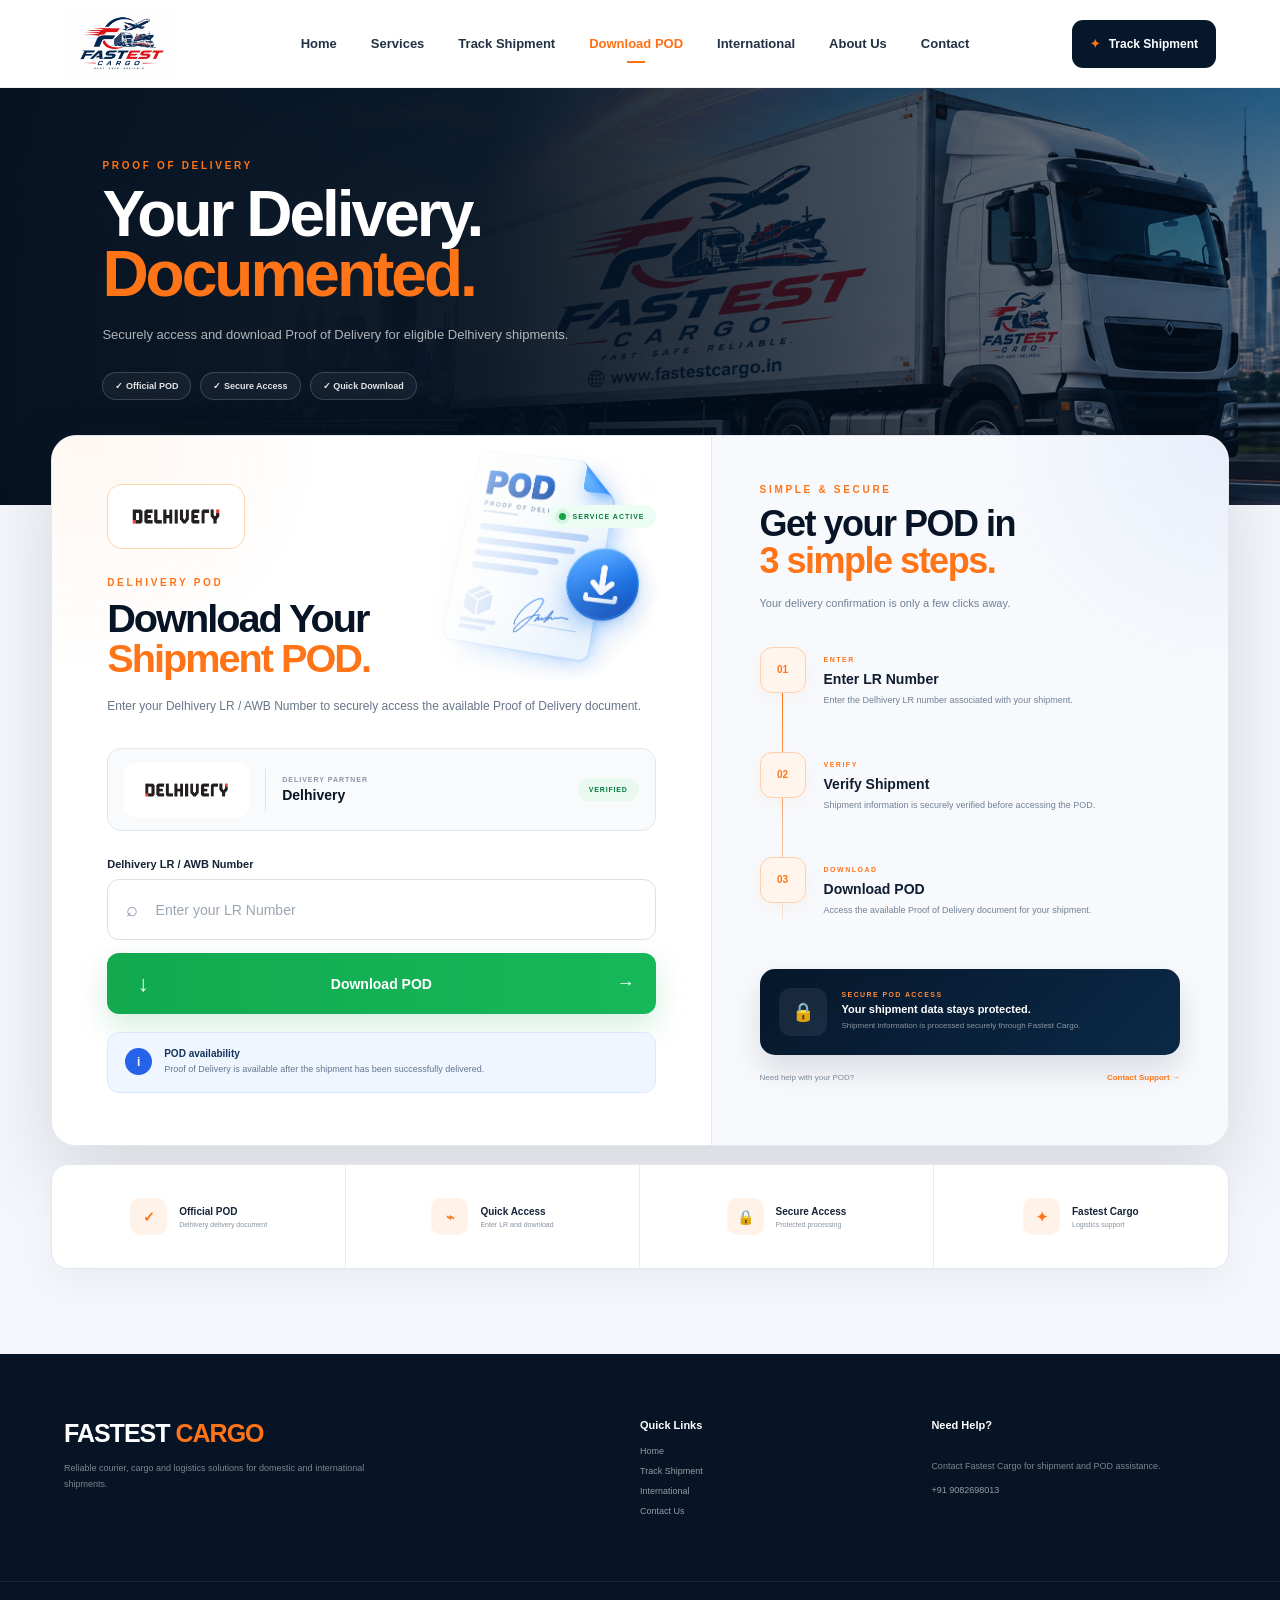
<file: pod.html>
<!DOCTYPE html>
<html lang="en">

<head>
    <meta charset="UTF-8">
    <meta name="viewport" content="width=device-width, initial-scale=1.0">

    <title>Download POD | Fastest Cargo</title>

    <link rel="stylesheet" href="pod.css">
</head>

<body>

<!-- ================= HEADER ================= -->

<header class="pod-header">

    <a href="index.html" class="brand">
        <img src="fastest-cargo.jpeg" alt="Fastest Cargo">
    </a>

    <nav class="pod-nav">
        <a href="index.html">Home</a>
        <a href="index.html#services">Services</a>
        <a href="index.html#tracking">Track Shipment</a>
        <a href="pod.html" class="active">Download POD</a>
        <a href="index.html#international">International</a>
        <a href="index.html#about">About Us</a>
        <a href="index.html#contact">Contact</a>
    </nav>

    <a href="index.html#tracking" class="header-track-btn">
        <span>✦</span>
        Track Shipment
    </a>

</header>


<!-- ================= HERO ================= -->

<section class="pod-hero">

    <div class="hero-overlay"></div>

    <div class="hero-content">

        <p class="hero-label">
            PROOF OF DELIVERY
        </p>

        <h1>
            Your Delivery.<br>
            <span>Documented.</span>
        </h1>

        <p class="hero-description">
            Securely access and download Proof of Delivery
            for eligible Delhivery shipments.
        </p>

        <div class="hero-tags">
            <span>✓ Official POD</span>
            <span>✓ Secure Access</span>
            <span>✓ Quick Download</span>
        </div>

    </div>

</section>


<!-- ================= MAIN POD AREA ================= -->

<main class="pod-main">

    <section class="pod-panel">


        <!-- =============== LEFT =============== -->

        <div class="pod-download">

            <div class="pod-topline">

                <div class="delhivery-logo-box">
                    <img src="delhivery.png" alt="Delhivery">
                </div>

                <div class="service-live">
                    <i></i>
                    SERVICE ACTIVE
                </div>

            </div>


            <p class="mini-title">
                DELHIVERY POD
            </p>

            <h2>
                Download Your<br>
                <span>Shipment POD.</span>
            </h2>

            <p class="description">
                Enter your Delhivery LR / AWB Number to securely
                access the available Proof of Delivery document.
            </p>


            <!-- DELIVERY PARTNER -->

            <div class="provider">

                <div class="provider-logo">
                    <img src="delhivery.png" alt="Delhivery">
                </div>

                <div class="provider-details">
                    <small>DELIVERY PARTNER</small>
                    <strong>Delhivery</strong>
                </div>

                <span class="provider-status">
                    VERIFIED
                </span>

            </div>


            <!-- FORM -->

            <div class="lr-form">

                <label for="lrNumber">
                    Delhivery LR / AWB Number
                </label>

                <div class="input-wrapper">

                    <span class="search-icon">⌕</span>

                    <input
                        type="text"
                        id="lrNumber"
                        placeholder="Enter your LR Number"
                        autocomplete="off"
                        inputmode="numeric"
                    >

                </div>


                <button
                    type="button"
                    id="downloadPodBtn"
                    class="download-btn"
                >
                    <span class="download-icon">↓</span>

                    <span>Download POD</span>

                    <strong>→</strong>
                </button>

            </div>


            <!-- INFO -->

            <div class="pod-info">

                <div class="info-icon">i</div>

                <div>
                    <strong>POD availability</strong>

                    <p>
                        Proof of Delivery is available after the
                        shipment has been successfully delivered.
                    </p>
                </div>

            </div>

        </div>


        <!-- =============== RIGHT =============== -->

        <div class="pod-help">

            <div class="help-heading">

                <p class="mini-title">
                    SIMPLE & SECURE
                </p>

                <h2>
                    Get your POD in<br>
                    <span>3 simple steps.</span>
                </h2>

                <p>
                    Your delivery confirmation is only a few
                    clicks away.
                </p>

            </div>


            <!-- TIMELINE -->

            <div class="steps">

                <div class="step">

                    <div class="step-marker">
                        <span>01</span>
                    </div>

                    <div class="step-content">
                        <small>ENTER</small>

                        <h3>Enter LR Number</h3>

                        <p>
                            Enter the Delhivery LR number
                            associated with your shipment.
                        </p>
                    </div>

                </div>


                <div class="step">

                    <div class="step-marker">
                        <span>02</span>
                    </div>

                    <div class="step-content">
                        <small>VERIFY</small>

                        <h3>Verify Shipment</h3>

                        <p>
                            Shipment information is securely
                            verified before accessing the POD.
                        </p>
                    </div>

                </div>


                <div class="step">

                    <div class="step-marker">
                        <span>03</span>
                    </div>

                    <div class="step-content">
                        <small>DOWNLOAD</small>

                        <h3>Download POD</h3>

                        <p>
                            Access the available Proof of Delivery
                            document for your shipment.
                        </p>
                    </div>

                </div>

            </div>


            <!-- SECURE BOX -->

            <div class="secure-box">

                <div class="secure-icon">
                    🔒
                </div>

                <div>
                    <small>SECURE POD ACCESS</small>

                    <strong>
                        Your shipment data stays protected.
                    </strong>

                    <p>
                        Shipment information is processed securely
                        through Fastest Cargo.
                    </p>
                </div>

            </div>


            <div class="support-row">

                <span>Need help with your POD?</span>

                <a
                    href="https://wa.me/919082698013"
                    target="_blank"
                    rel="noopener noreferrer"
                >
                    Contact Support →
                </a>

            </div>

        </div>

    </section>


    <!-- ================= TRUST STRIP ================= -->

    <section class="trust-strip">

        <div class="trust-item">
            <div class="trust-icon">✓</div>

            <span>
                <strong>Official POD</strong>
                Delhivery delivery document
            </span>
        </div>


        <div class="trust-item">
            <div class="trust-icon">⌁</div>

            <span>
                <strong>Quick Access</strong>
                Enter LR and download
            </span>
        </div>


        <div class="trust-item">
            <div class="trust-icon">🔒</div>

            <span>
                <strong>Secure Access</strong>
                Protected processing
            </span>
        </div>


        <div class="trust-item">
            <div class="trust-icon">✦</div>

            <span>
                <strong>Fastest Cargo</strong>
                Logistics support
            </span>
        </div>

    </section>

</main>


<!-- ================= FOOTER ================= -->

<footer class="pod-footer">

    <div class="footer-main">

        <div class="footer-brand">

            <h2>
                FASTEST <span>CARGO</span>
            </h2>

            <p>
                Reliable courier, cargo and logistics solutions
                for domestic and international shipments.
            </p>

        </div>


        <div class="footer-links">

            <h3>Quick Links</h3>

            <a href="index.html">Home</a>
            <a href="index.html#tracking">Track Shipment</a>
            <a href="index.html#international">International</a>
            <a href="index.html#contact">Contact Us</a>

        </div>


        <div class="footer-support">

            <h3>Need Help?</h3>

            <p>
                Contact Fastest Cargo for shipment and
                POD assistance.
            </p>

            <a href="tel:+919082698013">
                +91 9082698013
            </a>

        </div>

    </div>


    <div class="footer-bottom">
        © 2026 Fastest Cargo. All Rights Reserved.
    </div>

</footer>


<!-- =====================================================
     WORKING POD API
===================================================== -->

<script>

const POD_API =
    "https://wpzxjbcyjyfyjvzzwrfv.supabase.co/functions/v1/delhivery-pod";


const podButton =
    document.getElementById("downloadPodBtn");

const lrInput =
    document.getElementById("lrNumber");


podButton.addEventListener(
    "click",
    downloadPOD
);


lrInput.addEventListener(
    "keydown",
    function (event) {

        if (event.key === "Enter") {

            event.preventDefault();

            downloadPOD();

        }

    }
);


async function downloadPOD() {

    const waybill =
        lrInput.value.trim();


    /* VALIDATION */

    if (!waybill) {

        alert(
            "Please enter your Delhivery AWB / LR Number."
        );

        lrInput.focus();

        return;
    }


    if (!/^\d+$/.test(waybill)) {

        alert(
            "Please enter a valid numeric Delhivery AWB / LR Number."
        );

        lrInput.focus();

        return;
    }


    /* BUTTON LOADING */

    const originalButtonHTML =
        podButton.innerHTML;

    podButton.disabled = true;

    podButton.innerHTML =
        "<span>⌛</span><span>Checking POD...</span>";


    try {

        const response =
            await fetch(
                POD_API,
                {
                    method: "POST",

                    headers: {
                        "Content-Type": "application/json"
                    },

                    body: JSON.stringify({
                        waybill: waybill
                    })
                }
            );


        const responseText =
            await response.text();


        let data;


        try {

            data =
                JSON.parse(responseText);

        }

        catch {

            throw new Error(
                "POD server returned an invalid response."
            );

        }


        console.log(
            "POD API Response:",
            data
        );


        if (!response.ok) {

            const apiMessage =

                data?.details?.message ||

                data?.data?.message ||

                data?.message ||

                "POD could not be retrieved.";


            throw new Error(
                apiMessage
            );

        }


        const podUrl =

            data?.data?.data?.EPOD?.[0] ||

            data?.data?.EPOD?.[0] ||

            data?.EPOD?.[0];


        console.log(
            "POD PDF URL:",
            podUrl
        );


        if (!podUrl) {

            const message =

                data?.details?.message ||

                data?.data?.message ||

                data?.message ||

                "POD is not available for this shipment yet.";


            alert(message);

            return;
        }


        window.location.href =
            podUrl;

    }

    catch (error) {

        console.error(
            "POD Download Error:",
            error
        );


        const message =

            error instanceof Error &&
            error.message

                ? error.message

                : "Unable to download POD right now. Please try again later.";


        alert(message);

    }

    finally {

        podButton.disabled =
            false;

        podButton.innerHTML =
            originalButtonHTML;

    }

}

</script>

</body>
</html>
</file>
<file: pod.css>
/* =========================================================
   FASTEST CARGO - PREMIUM POD PAGE
========================================================= */

* {
    margin: 0;
    padding: 0;
    box-sizing: border-box;
}

html {
    scroll-behavior: smooth;
}

body {
    font-family:
        Inter,
        Arial,
        Helvetica,
        sans-serif;

    background: #f3f6fa;
    color: #071426;

    overflow-x: hidden;
}

a {
    text-decoration: none;
}

button,
input {
    font: inherit;
}


/* =========================================================
   HEADER
========================================================= */

.pod-header {
    width: 100%;
    height: 88px;

    position: relative;
    z-index: 100;

    padding: 0 max(5vw, 40px);

    display: grid;
    grid-template-columns: 180px 1fr 190px;
    align-items: center;

    background: rgba(255,255,255,.98);

    border-bottom: 1px solid #edf0f3;
}


.brand {
    display: flex;
    align-items: center;
}


.brand img {
    width: 112px;
    height: 70px;

    object-fit: contain;
}


.pod-nav {
    display: flex;
    align-items: center;
    justify-content: center;

    gap: 34px;
}


.pod-nav a {
    position: relative;

    color: #243044;

    font-size: 13px;
    font-weight: 750;

    transition: .25s ease;
}


.pod-nav a:hover,
.pod-nav a.active {
    color: #ff6f12;
}


.pod-nav a.active::after {
    content: "";

    position: absolute;

    left: 50%;
    bottom: -12px;

    width: 18px;
    height: 2px;

    transform: translateX(-50%);

    background: #ff6f12;
}


.header-track-btn {
    min-height: 48px;

    padding: 0 18px;

    display: flex;
    align-items: center;
    justify-content: center;

    gap: 9px;

    justify-self: end;

    border-radius: 11px;

    background: #06172b;
    color: white;

    font-size: 12px;
    font-weight: 850;

    transition: .3s ease;
}


.header-track-btn span {
    color: #ff7417;
}


.header-track-btn:hover {
    transform: translateY(-2px);

    background: #ff7417;
}


/* =========================================================
   HERO
========================================================= */

.pod-hero {
    min-height: 355px;

    position: relative;
    overflow: hidden;

    padding: 72px max(8vw, 70px) 105px;

    display: flex;
    align-items: center;

    background: #06172b;
}


/* Truck background */

.pod-hero::before {
    content: "";

    position: absolute;
    inset: 0;

    background-image: url("fastest-c.png");
    background-size: cover;
    background-position: center 54%;
    background-repeat: no-repeat;

    opacity: .58;

    transform: scale(1.02);
}


.hero-overlay {
    position: absolute;
    inset: 0;

    background:
        linear-gradient(
            90deg,
            rgba(3,16,31,.98) 0%,
            rgba(3,16,31,.90) 38%,
            rgba(3,16,31,.52) 68%,
            rgba(3,16,31,.18) 100%
        );
}


.hero-content {
    width: min(610px, 100%);

    position: relative;
    z-index: 2;
}


.hero-label,
.mini-title {
    color: #ff7417;

    font-size: 10px;
    font-weight: 900;
    letter-spacing: 2.7px;
}


.hero-content h1 {
    margin-top: 13px;

    color: white;

    font-size: clamp(48px, 5vw, 68px);
    line-height: .94;
    letter-spacing: -3px;
}


.hero-content h1 span {
    color: #ff7417;
}


.hero-description {
    max-width: 500px;

    margin-top: 20px;

    color: rgba(255,255,255,.68);

    font-size: 13px;
    line-height: 1.75;
}


.hero-tags {
    margin-top: 25px;

    display: flex;
    flex-wrap: wrap;

    gap: 9px;
}


.hero-tags span {
    padding: 8px 12px;

    border: 1px solid rgba(255,255,255,.17);
    border-radius: 30px;

    background: rgba(255,255,255,.05);

    color: rgba(255,255,255,.88);

    font-size: 9px;
    font-weight: 750;

    backdrop-filter: blur(7px);
}


/* =========================================================
   MAIN
========================================================= */

.pod-main {
    width: min(1370px, 92%);

    position: relative;
    z-index: 5;

    margin: -70px auto 85px;
}


/* =========================================================
   POD PANEL
========================================================= */

.pod-panel {
    display: grid;
    grid-template-columns: 1.12fr .88fr;

    overflow: hidden;

    border: 1px solid #e4e8ee;
    border-radius: 25px;

    background: white;

    box-shadow:
        0 30px 80px rgba(7,20,38,.13);
}


/* =========================================================
   LEFT SIDE
========================================================= */

.pod-download {
    position: relative;

    padding: 48px 55px 52px;

    background:
        radial-gradient(
            circle at 5% 0%,
            rgba(255,116,23,.06),
            transparent 25%
        ),
        #ffffff;
}


.pod-topline {
    display: flex;
    align-items: center;
    justify-content: space-between;

    gap: 20px;

    margin-bottom: 28px;
}


.delhivery-logo-box {
    width: 138px;
    height: 65px;

    padding: 12px 16px;

    display: flex;
    align-items: center;
    justify-content: center;

    border: 1px solid #fed7aa;
    border-radius: 15px;

    background: white;
}


.delhivery-logo-box img {
    width: 100%;
    height: 100%;

    object-fit: contain;
}


.service-live {
    padding: 8px 11px;

    display: flex;
    align-items: center;
    gap: 7px;

    border-radius: 30px;

    background: #ecfdf3;

    color: #087a3d;

    font-size: 7px;
    font-weight: 900;
    letter-spacing: 1px;
}


.service-live i {
    width: 7px;
    height: 7px;

    display: block;

    border-radius: 50%;

    background: #16a34a;

    box-shadow:
        0 0 0 4px rgba(22,163,74,.10);
}


.pod-download h2 {
    margin-top: 11px;

    color: #071426;

    font-size: clamp(35px, 3.1vw, 48px);
    line-height: 1;
    letter-spacing: -2px;
}


.pod-download h2 span {
    color: #ff7417;
}


.description {
    max-width: 570px;

    margin-top: 18px;

    color: #68768a;

    font-size: 12px;
    line-height: 1.75;
}


/* =========================================================
   PROVIDER
========================================================= */

.provider {
    min-height: 83px;

    margin-top: 31px;
    padding: 13px 16px;

    display: grid;
    grid-template-columns: 125px 1fr auto;
    align-items: center;

    gap: 16px;

    border: 1px solid #e2e7ed;
    border-radius: 14px;

    background: #f8fafc;
}


.provider-logo {
    height: 54px;

    padding: 9px 13px;

    display: flex;
    align-items: center;
    justify-content: center;

    border-radius: 9px;

    background: white;
}


.provider-logo img {
    width: 100%;
    height: 100%;

    object-fit: contain;
}


.provider-details {
    min-height: 42px;

    padding-left: 16px;

    display: flex;
    flex-direction: column;
    justify-content: center;

    gap: 4px;

    border-left: 1px solid #dfe4ea;
}


.provider-details small {
    color: #8a96a6;

    font-size: 7px;
    font-weight: 850;
    letter-spacing: 1px;
}


.provider-details strong {
    color: #071426;

    font-size: 14px;
}


.provider-status {
    padding: 8px 11px;

    border-radius: 30px;

    background: #e9f9ef;
    color: #087a3d;

    font-size: 7px;
    font-weight: 900;
    letter-spacing: .8px;
}


/* =========================================================
   FORM
========================================================= */

.lr-form {
    margin-top: 27px;
}


.lr-form label {
    display: block;

    margin-bottom: 9px;

    color: #172338;

    font-size: 11px;
    font-weight: 850;
}


.input-wrapper {
    height: 61px;

    position: relative;

    display: flex;
    align-items: center;

    border: 1.5px solid #d9e0e8;
    border-radius: 12px;

    background: white;

    transition: .25s ease;
}


.input-wrapper:focus-within {
    border-color: #ff7417;

    box-shadow:
        0 0 0 4px rgba(255,116,23,.08);
}


.search-icon {
    width: 52px;

    display: flex;
    align-items: center;
    justify-content: center;

    color: #8593a6;

    font-size: 20px;
}


.input-wrapper input {
    width: 100%;
    height: 100%;

    padding: 0 17px 0 0;

    border: none;
    outline: none;

    background: transparent;

    color: #071426;

    font-size: 14px;
    font-weight: 650;
}


.input-wrapper input::placeholder {
    color: #9aa5b4;
    font-weight: 500;
}


.download-btn {
    width: 100%;
    height: 61px;

    margin-top: 13px;
    padding: 0 21px;

    display: grid;
    grid-template-columns: 30px 1fr 30px;
    align-items: center;

    border: none;
    border-radius: 12px;

    background:
        linear-gradient(
            90deg,
            #12a94f,
            #16b85a
        );

    color: white;

    cursor: pointer;

    font-size: 14px;
    font-weight: 900;

    box-shadow:
        0 12px 30px rgba(22,163,74,.18);

    transition: .3s ease;
}


.download-btn:hover {
    transform: translateY(-2px);

    box-shadow:
        0 17px 35px rgba(22,163,74,.25);
}


.download-btn:disabled {
    cursor: wait;

    opacity: .72;

    transform: none;
}


.download-icon {
    font-size: 22px;
}


.download-btn strong {
    justify-self: end;

    font-size: 18px;
}


/* =========================================================
   POD INFO
========================================================= */

.pod-info {
    margin-top: 18px;
    padding: 15px 17px;

    display: flex;
    align-items: flex-start;

    gap: 12px;

    border: 1px solid #d9e8ff;
    border-radius: 12px;

    background: #eff6ff;
}


.info-icon {
    width: 27px;
    height: 27px;

    flex-shrink: 0;

    display: flex;
    align-items: center;
    justify-content: center;

    border-radius: 50%;

    background: #2563eb;
    color: white;

    font-size: 12px;
    font-weight: 900;
}


.pod-info strong {
    display: block;

    color: #17345e;

    font-size: 10px;
}


.pod-info p {
    margin-top: 4px;

    color: #63758d;

    font-size: 9px;
    line-height: 1.55;
}


/* =========================================================
   RIGHT SIDE
========================================================= */

.pod-help {
    position: relative;

    padding: 48px 48px 42px;

    border-left: 1px solid #e5e9ee;

    background:
        radial-gradient(
            circle at 100% 0%,
            rgba(37,99,235,.07),
            transparent 28%
        ),
        #f7f9fc;
}


.help-heading h2 {
    margin-top: 11px;

    color: #071426;

    font-size: 36px;
    line-height: 1.02;
    letter-spacing: -1.5px;
}


.help-heading h2 span {
    color: #ff7417;
}


.help-heading > p:last-child {
    max-width: 390px;

    margin-top: 14px;

    color: #718096;

    font-size: 11px;
    line-height: 1.65;
}


/* =========================================================
   STEPS
========================================================= */

.steps {
    position: relative;

    margin-top: 35px;
}


.steps::before {
    content: "";

    position: absolute;

    left: 22px;
    top: 43px;
    bottom: 43px;

    width: 1px;

    background:
        linear-gradient(
            #ff7417,
            rgba(255,116,23,.15)
        );
}


.step {
    min-height: 105px;

    position: relative;

    display: grid;
    grid-template-columns: 46px 1fr;

    gap: 18px;
}


.step-marker {
    width: 46px;
    height: 46px;

    position: relative;
    z-index: 2;

    display: flex;
    align-items: center;
    justify-content: center;

    border: 1px solid #ffd0ae;
    border-radius: 12px;

    background: #fff5ed;

    box-shadow:
        0 5px 15px rgba(255,116,23,.06);
}


.step-marker span {
    color: #ff7417;

    font-size: 10px;
    font-weight: 900;
}


.step-content {
    padding-top: 1px;
}


.step-content small {
    color: #ff7417;

    font-size: 7px;
    font-weight: 900;
    letter-spacing: 1.5px;
}


.step-content h3 {
    margin-top: 5px;

    color: #101c2f;

    font-size: 14px;
}


.step-content p {
    max-width: 350px;

    margin-top: 7px;

    color: #718096;

    font-size: 9px;
    line-height: 1.55;
}


/* =========================================================
   SECURE BOX
========================================================= */

.secure-box {
    margin-top: 7px;
    padding: 19px;

    display: flex;
    align-items: center;

    gap: 15px;

    border-radius: 15px;

    background:
        linear-gradient(
            135deg,
            #06172b,
            #0b2947
        );

    box-shadow:
        0 15px 30px rgba(7,20,38,.12);
}


.secure-icon {
    width: 48px;
    height: 48px;

    flex-shrink: 0;

    display: flex;
    align-items: center;
    justify-content: center;

    border-radius: 12px;

    background: rgba(255,255,255,.07);

    font-size: 18px;
}


.secure-box small {
    display: block;

    margin-bottom: 5px;

    color: #ff8b3d;

    font-size: 7px;
    font-weight: 900;
    letter-spacing: 1.4px;
}


.secure-box strong {
    display: block;

    color: white;

    font-size: 11px;
}


.secure-box p {
    margin-top: 5px;

    color: rgba(255,255,255,.52);

    font-size: 8px;
    line-height: 1.5;
}


/* =========================================================
   SUPPORT
========================================================= */

.support-row {
    margin-top: 18px;

    display: flex;
    align-items: center;
    justify-content: space-between;

    gap: 15px;

    color: #7c8999;

    font-size: 8px;
}


.support-row a {
    color: #ff7417;

    font-weight: 900;
}


/* =========================================================
   TRUST STRIP
========================================================= */

.trust-strip {
    min-height: 105px;

    margin-top: 18px;

    display: grid;
    grid-template-columns: repeat(4, 1fr);

    overflow: hidden;

    border: 1px solid #e2e7ed;
    border-radius: 17px;

    background: white;

    box-shadow:
        0 12px 35px rgba(7,20,38,.045);
}


.trust-item {
    padding: 22px;

    display: flex;
    align-items: center;
    justify-content: center;

    gap: 12px;

    border-right: 1px solid #e9edf1;
}


.trust-item:last-child {
    border-right: none;
}


.trust-icon {
    width: 37px;
    height: 37px;

    flex-shrink: 0;

    display: flex;
    align-items: center;
    justify-content: center;

    border-radius: 10px;

    background: #fff3e9;
    color: #ff7417;

    font-size: 14px;
    font-weight: 900;
}


.trust-item span {
    display: flex;
    flex-direction: column;

    gap: 4px;

    color: #8793a2;

    font-size: 7px;
}


.trust-item strong {
    color: #152238;

    font-size: 10px;
}


/* =========================================================
   FOOTER
========================================================= */

.pod-footer {
    background: #061426;
    color: white;
}


.footer-main {
    width: min(1250px, 90%);

    margin: auto;
    padding: 65px 0;

    display: grid;
    grid-template-columns: 1.6fr .7fr .9fr;

    gap: 70px;
}


.footer-brand h2 {
    font-size: 25px;
    letter-spacing: -1px;
}


.footer-brand h2 span {
    color: #ff7417;
}


.footer-brand p,
.footer-support p {
    max-width: 340px;

    margin-top: 13px;

    color: rgba(255,255,255,.48);

    font-size: 9px;
    line-height: 1.7;
}


.footer-links,
.footer-support {
    display: flex;
    flex-direction: column;

    align-items: flex-start;

    gap: 10px;
}


.footer-links h3,
.footer-support h3 {
    margin-bottom: 5px;

    font-size: 11px;
}


.footer-links a,
.footer-support a {
    color: rgba(255,255,255,.58);

    font-size: 9px;

    transition: .2s ease;
}


.footer-links a:hover,
.footer-support a:hover {
    color: #ff7417;
}


.footer-bottom {
    padding: 19px;

    border-top: 1px solid rgba(255,255,255,.08);

    text-align: center;

    color: rgba(255,255,255,.35);

    font-size: 8px;
}


/* =========================================================
   TABLET
========================================================= */

@media (max-width: 1050px) {

    .pod-header {
        grid-template-columns: 130px 1fr 165px;

        padding: 0 25px;
    }

    .pod-nav {
        gap: 18px;
    }

    .pod-nav a {
        font-size: 10px;
    }

    .pod-panel {
        grid-template-columns: 1fr;
    }

    .pod-help {
        border-left: none;
        border-top: 1px solid #e5e9ee;
    }

    .trust-strip {
        grid-template-columns: 1fr 1fr;
    }

    .trust-item:nth-child(2) {
        border-right: none;
    }

    .trust-item:nth-child(-n+2) {
        border-bottom: 1px solid #e9edf1;
    }

}


/* =========================================================
   MOBILE
========================================================= */

@media (max-width: 760px) {

    .pod-header {
        height: 75px;

        padding: 0 16px;

        grid-template-columns: 1fr auto;
    }

    .brand img {
        width: 90px;
        height: 60px;
    }

    .pod-nav {
        display: none;
    }

    .header-track-btn {
        min-height: 42px;

        padding: 0 13px;

        font-size: 9px;
    }


    /* HERO */

    .pod-hero {
        min-height: 390px;

        padding:
            55px 22px
            100px;
    }

    .pod-hero::before {
        background-position: 67% center;
    }

    .hero-overlay {
        background:
            linear-gradient(
                90deg,
                rgba(3,16,31,.96),
                rgba(3,16,31,.75)
            );
    }

    .hero-content h1 {
        font-size: 44px;

        letter-spacing: -2px;
    }

    .hero-description {
        font-size: 11px;
    }


    /* MAIN */

    .pod-main {
        width: calc(100% - 24px);

        margin-top: -55px;
        margin-bottom: 50px;
    }

    .pod-panel {
        border-radius: 18px;
    }

    .pod-download,
    .pod-help {
        padding: 30px 21px;
    }

    .pod-download h2 {
        font-size: 34px;
    }

    .help-heading h2 {
        font-size: 30px;
    }


    /* TOP */

    .pod-topline {
        align-items: flex-start;
    }

    .delhivery-logo-box {
        width: 115px;
        height: 57px;
    }

    .service-live {
        padding: 7px 9px;

        font-size: 6px;
    }


    /* PROVIDER */

    .provider {
        grid-template-columns: 95px 1fr;

        gap: 10px;
    }

    .provider-status {
        grid-column: 1 / -1;

        width: fit-content;
    }

    .provider-details {
        padding-left: 10px;
    }


    /* FORM */

    .input-wrapper,
    .download-btn {
        height: 57px;
    }


    /* STEPS */

    .step {
        min-height: 115px;
    }


    /* TRUST */

    .trust-strip {
        grid-template-columns: 1fr;
    }

    .trust-item {
        justify-content: flex-start;

        border-right: none;
        border-bottom: 1px solid #e9edf1;
    }

    .trust-item:last-child {
        border-bottom: none;
    }


    /* FOOTER */

    .footer-main {
        grid-template-columns: 1fr;

        gap: 35px;

        padding: 50px 0;
    }

}
/* =========================================================
   POD PHOTO - FINAL OVERRIDE
========================================================= */

.pod-download {
    position: relative;
    overflow: hidden;
    isolation: isolate;
}

/* POD IMAGE */
.pod-download::before {
    content: "";
    position: absolute;

    top: 0;
    right: 0;

    width: 52%;
    height: 245px;

    background-image:
        linear-gradient(
            90deg,
            #ffffff 0%,
            rgba(255,255,255,.82) 18%,
            rgba(255,255,255,.18) 55%,
            rgba(255,255,255,0) 100%
        ),
        url("pod.png");

    background-size: cover;
    background-position: center;
    background-repeat: no-repeat;

    z-index: -1;
}

/* Keep content above image */
.pod-download > * {
    position: relative;
    z-index: 2;
}
</file>
